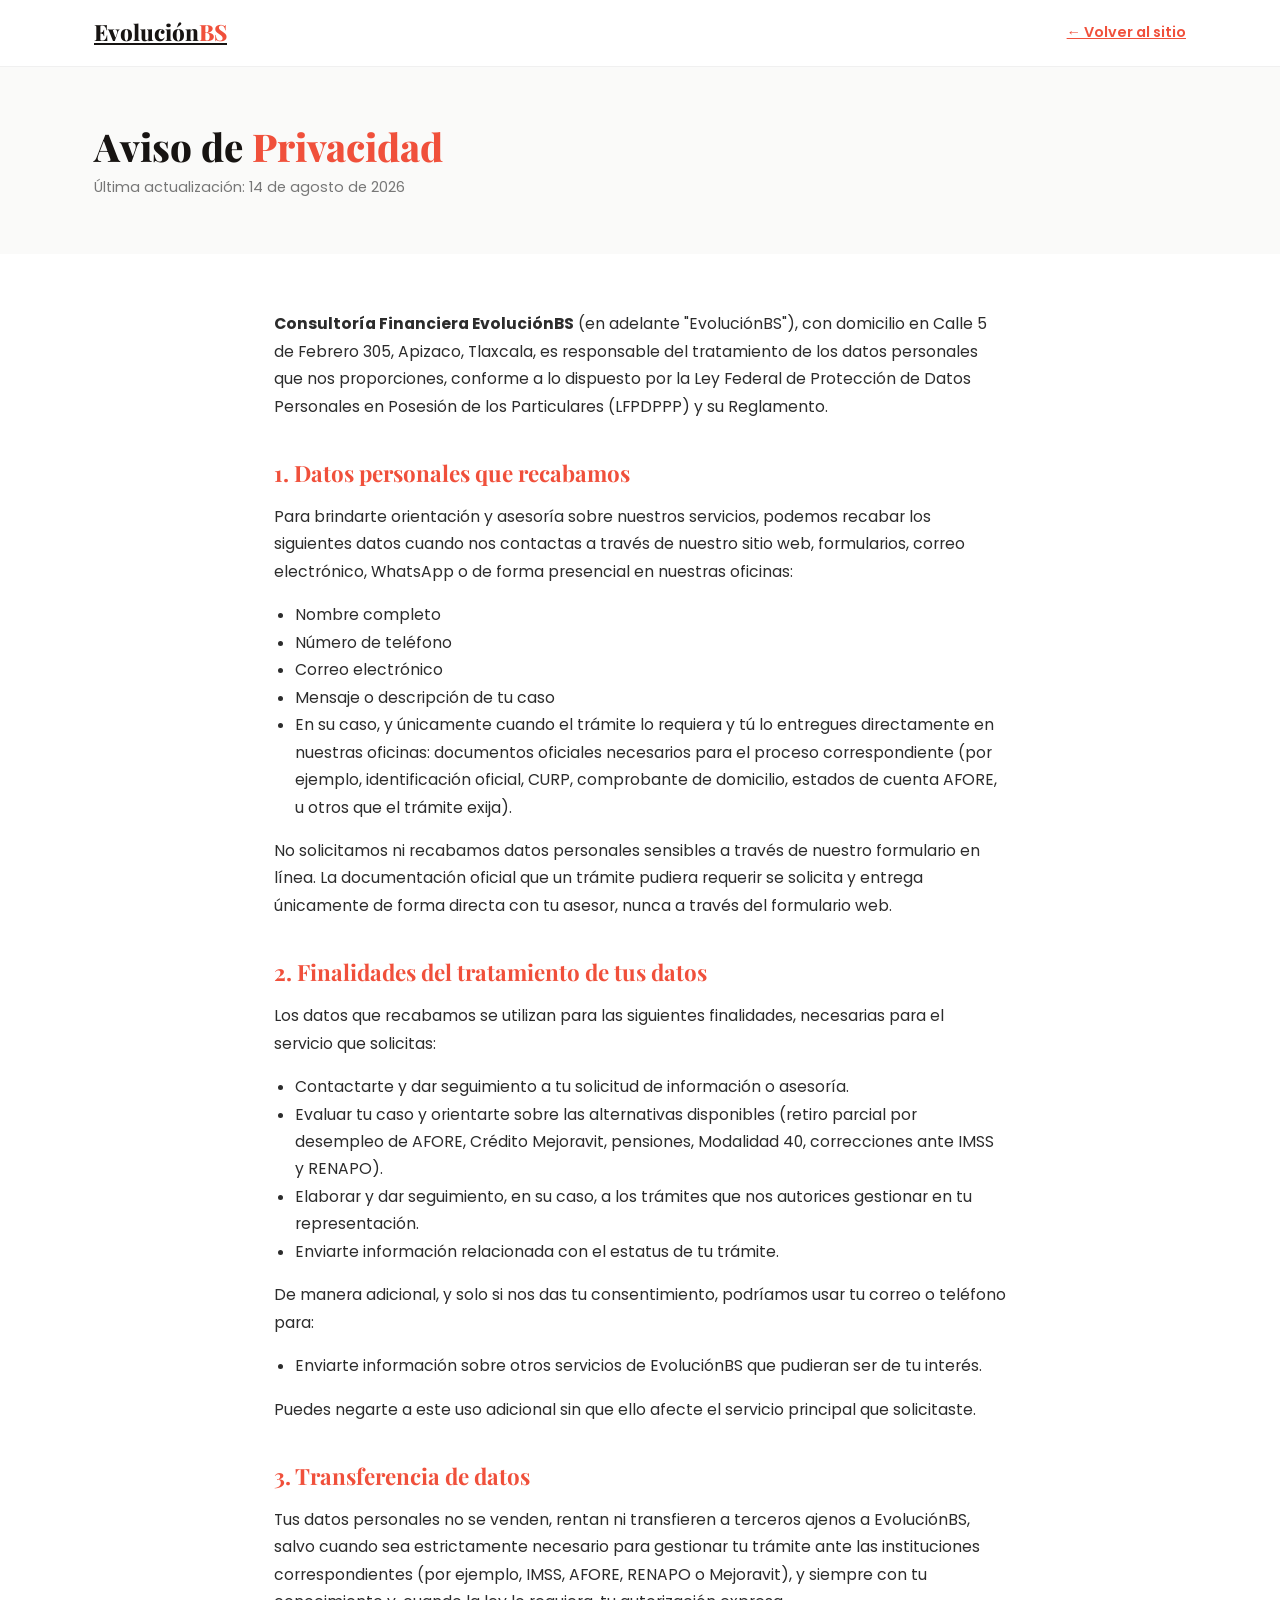
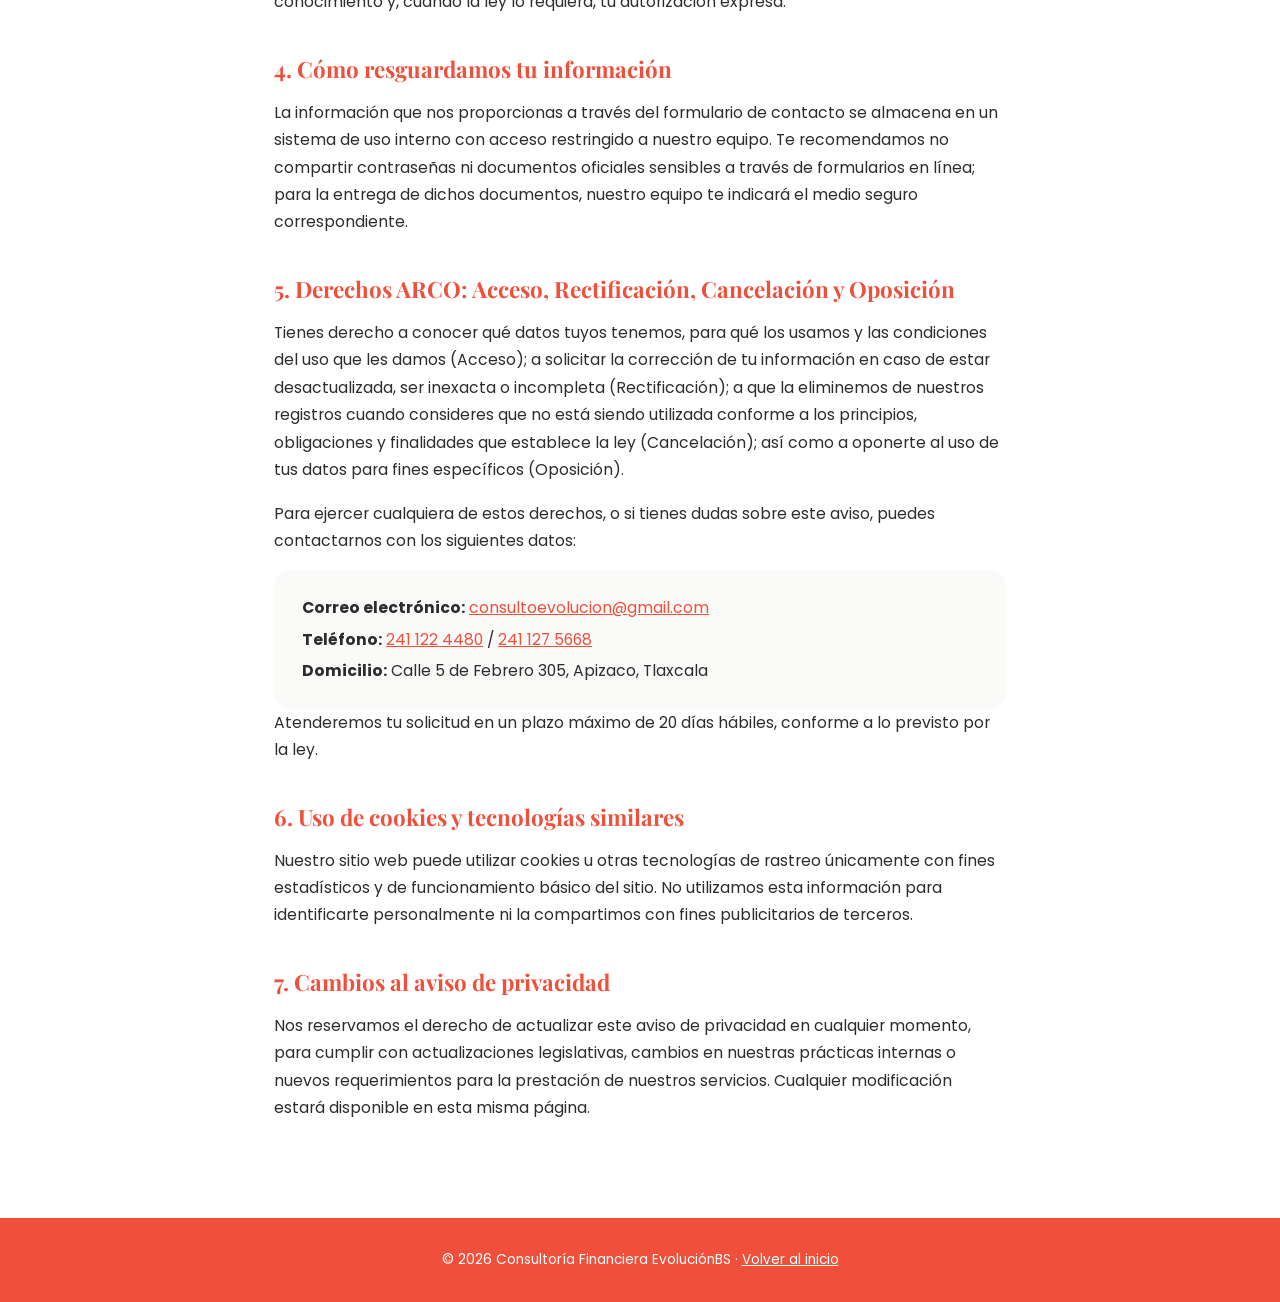
<file: aviso-privacidad.html>
<!DOCTYPE html>
<html lang="es">
<head>
<meta charset="UTF-8">
<meta name="viewport" content="width=device-width, initial-scale=1.0">
<title>Aviso de Privacidad | Consultoría Financiera EvoluciónBS</title>

<!-- Favicon -->
<link rel="icon" type="image/x-icon" href="media/favicon/favicon.ico">
<link rel="icon" type="image/png" sizes="32x32" href="media/favicon/favicon-32.png">
<link rel="icon" type="image/png" sizes="16x16" href="media/favicon/favicon-16.png">
<link rel="apple-touch-icon" sizes="180x180" href="media/favicon/favicon-180.png">

<link href="https://cdnjs.cloudflare.com/ajax/libs/bootstrap/5.3.3/css/bootstrap.min.css" rel="stylesheet">
<link rel="preconnect" href="https://fonts.googleapis.com">
<link href="https://fonts.googleapis.com/css2?family=Playfair+Display:ital,wght@0,600;0,700;0,800;1,500;1,600&family=Poppins:wght@300;400;500;600;700&display=swap" rel="stylesheet">

<style>
:root {
  --evo-red: #F0503B;
  --evo-red-dark: #D63E2B;
  --evo-black: #171412;
  --evo-gray-bg: #FAFAF9;
  --evo-white: #FFFFFF;
  --font-display: 'Playfair Display', Georgia, serif;
  --font-body: 'Poppins', 'Segoe UI', sans-serif;
}
* { box-sizing: border-box; }
body {
  font-family: var(--font-body);
  color: var(--evo-black);
  background: var(--evo-white);
  -webkit-font-smoothing: antialiased;
}
a { color: var(--evo-red); }
.evo-navbar {
  background: var(--evo-white);
  padding: 1rem 0;
  border-bottom: 1px solid rgba(0,0,0,0.06);
}
.evo-brand {
  font-family: var(--font-display);
  font-weight: 800;
  font-size: 1.4rem;
  color: var(--evo-black);
}
.evo-brand span { color: var(--evo-red); }
.evo-back-link {
  font-weight: 600;
  font-size: 0.9rem;
}

/* Espacio lateral generoso en todos los tamaños, especialmente en móvil */
.evo-navbar .container-xl,
.evo-privacy-hero .container-xl,
.evo-privacy-body {
  padding-left: 1.5rem;
  padding-right: 1.5rem;
}

.evo-privacy-hero {
  background: var(--evo-gray-bg);
  padding-top: 3.5rem;
  padding-bottom: 2.5rem;
}
.evo-h1 {
  font-family: var(--font-display);
  font-weight: 800;
  font-size: 2.4rem;
}
.evo-updated {
  color: #777;
  font-size: 0.9rem;
}
.evo-privacy-body {
  padding-top: 3.5rem;
  padding-bottom: 5rem;
  max-width: 780px;
}
.evo-privacy-body h2 {
  font-family: var(--font-display);
  font-weight: 700;
  font-size: 1.4rem;
  color: var(--evo-red);
  margin-top: 2.5rem;
  margin-bottom: 1rem;
}
.evo-privacy-body p,
.evo-privacy-body li {
  font-size: 0.98rem;
  line-height: 1.75;
  color: #2c2c2c;
}
.evo-privacy-body ul {
  padding-left: 1.3rem;
}
.evo-contact-box {
  background: var(--evo-gray-bg);
  border-radius: 16px;
  padding: 1.5rem 1.75rem;
  margin-top: 1rem;
}
.evo-footer-mini {
  background: var(--evo-red);
  color: var(--evo-white);
  padding: 2rem 0;
  text-align: center;
  font-size: 0.85rem;
}
.evo-footer-mini a { color: var(--evo-white); text-decoration: underline; }

@media (max-width: 575.98px) {
  .evo-h1 { font-size: 1.9rem; }
  .evo-navbar .container-xl,
  .evo-privacy-hero .container-xl,
  .evo-privacy-body {
    padding-left: 1.25rem;
    padding-right: 1.25rem;
  }
}
</style>
</head>
<body>

<nav class="navbar evo-navbar">
  <div class="container-xl d-flex justify-content-between align-items-center">
    <a class="evo-brand" href="index.html">Evolución<span>BS</span></a>
    <a class="evo-back-link" href="index.html">&larr; Volver al sitio</a>
  </div>
</nav>

<header class="evo-privacy-hero">
  <div class="container-xl">
    <h1 class="evo-h1">Aviso de <span style="color:var(--evo-red)">Privacidad</span></h1>
    <p class="evo-updated">Última actualización: 14 de agosto de 2026</p>
  </div>
</header>

<main class="container-xl evo-privacy-body">

  <p>
    <strong>Consultoría Financiera EvoluciónBS</strong> (en adelante "EvoluciónBS"), con domicilio en
    Calle 5 de Febrero 305, Apizaco, Tlaxcala, es responsable del tratamiento de los datos
    personales que nos proporciones, conforme a lo dispuesto por la Ley Federal de Protección
    de Datos Personales en Posesión de los Particulares (LFPDPPP) y su Reglamento.
  </p>

  <h2>1. Datos personales que recabamos</h2>
  <p>Para brindarte orientación y asesoría sobre nuestros servicios, podemos recabar los siguientes datos cuando nos contactas a través de nuestro sitio web, formularios, correo electrónico, WhatsApp o de forma presencial en nuestras oficinas:</p>
  <ul>
    <li>Nombre completo</li>
    <li>Número de teléfono</li>
    <li>Correo electrónico</li>
    <li>Mensaje o descripción de tu caso</li>
    <li>En su caso, y únicamente cuando el trámite lo requiera y tú lo entregues directamente en nuestras oficinas: documentos oficiales necesarios para el proceso correspondiente (por ejemplo, identificación oficial, CURP, comprobante de domicilio, estados de cuenta AFORE, u otros que el trámite exija).</li>
  </ul>
  <p>
    No solicitamos ni recabamos datos personales sensibles a través de nuestro formulario en línea.
    La documentación oficial que un trámite pudiera requerir se solicita y entrega únicamente de forma
    directa con tu asesor, nunca a través del formulario web.
  </p>

  <h2>2. Finalidades del tratamiento de tus datos</h2>
  <p>Los datos que recabamos se utilizan para las siguientes finalidades, necesarias para el servicio que solicitas:</p>
  <ul>
    <li>Contactarte y dar seguimiento a tu solicitud de información o asesoría.</li>
    <li>Evaluar tu caso y orientarte sobre las alternativas disponibles (retiro parcial por desempleo de AFORE, Crédito Mejoravit, pensiones, Modalidad 40, correcciones ante IMSS y RENAPO).</li>
    <li>Elaborar y dar seguimiento, en su caso, a los trámites que nos autorices gestionar en tu representación.</li>
    <li>Enviarte información relacionada con el estatus de tu trámite.</li>
  </ul>
  <p>De manera adicional, y solo si nos das tu consentimiento, podríamos usar tu correo o teléfono para:</p>
  <ul>
    <li>Enviarte información sobre otros servicios de EvoluciónBS que pudieran ser de tu interés.</li>
  </ul>
  <p>Puedes negarte a este uso adicional sin que ello afecte el servicio principal que solicitaste.</p>

  <h2>3. Transferencia de datos</h2>
  <p>
    Tus datos personales no se venden, rentan ni transfieren a terceros ajenos a EvoluciónBS,
    salvo cuando sea estrictamente necesario para gestionar tu trámite ante las instituciones
    correspondientes (por ejemplo, IMSS, AFORE, RENAPO o Mejoravit), y siempre con tu
    conocimiento y, cuando la ley lo requiera, tu autorización expresa.
  </p>

  <h2>4. Cómo resguardamos tu información</h2>
  <p>
    La información que nos proporcionas a través del formulario de contacto se almacena en un
    sistema de uso interno con acceso restringido a nuestro equipo. Te recomendamos no compartir
    contraseñas ni documentos oficiales sensibles a través de formularios en línea; para la entrega
    de dichos documentos, nuestro equipo te indicará el medio seguro correspondiente.
  </p>

  <h2>5. Derechos ARCO: Acceso, Rectificación, Cancelación y Oposición</h2>
  <p>
    Tienes derecho a conocer qué datos tuyos tenemos, para qué los usamos y las condiciones del
    uso que les damos (Acceso); a solicitar la corrección de tu información en caso de estar
    desactualizada, ser inexacta o incompleta (Rectificación); a que la eliminemos de nuestros
    registros cuando consideres que no está siendo utilizada conforme a los principios,
    obligaciones y finalidades que establece la ley (Cancelación); así como a oponerte al uso de
    tus datos para fines específicos (Oposición).
  </p>
  <p>
    Para ejercer cualquiera de estos derechos, o si tienes dudas sobre este aviso, puedes
    contactarnos con los siguientes datos:
  </p>
  <div class="evo-contact-box">
    <p class="mb-1"><strong>Correo electrónico:</strong> <a href="mailto:consultoevolucion@gmail.com">consultoevolucion@gmail.com</a></p>
    <p class="mb-1"><strong>Teléfono:</strong> <a href="tel:2411224480">241 122 4480</a> / <a href="tel:2411275668">241 127 5668</a></p>
    <p class="mb-0"><strong>Domicilio:</strong> Calle 5 de Febrero 305, Apizaco, Tlaxcala</p>
  </div>
  <p>
    Atenderemos tu solicitud en un plazo máximo de 20 días hábiles, conforme a lo previsto por la ley.
  </p>

  <h2>6. Uso de cookies y tecnologías similares</h2>
  <p>
    Nuestro sitio web puede utilizar cookies u otras tecnologías de rastreo únicamente con fines
    estadísticos y de funcionamiento básico del sitio. No utilizamos esta información para
    identificarte personalmente ni la compartimos con fines publicitarios de terceros.
  </p>

  <h2>7. Cambios al aviso de privacidad</h2>
  <p>
    Nos reservamos el derecho de actualizar este aviso de privacidad en cualquier momento, para
    cumplir con actualizaciones legislativas, cambios en nuestras prácticas internas o nuevos
    requerimientos para la prestación de nuestros servicios. Cualquier modificación estará
    disponible en esta misma página.
  </p>
</main>

<footer class="evo-footer-mini">
  <p class="mb-0">© 2026 Consultoría Financiera EvoluciónBS · <a href="index.html">Volver al inicio</a></p>
</footer>

</body>
</html>
</file>
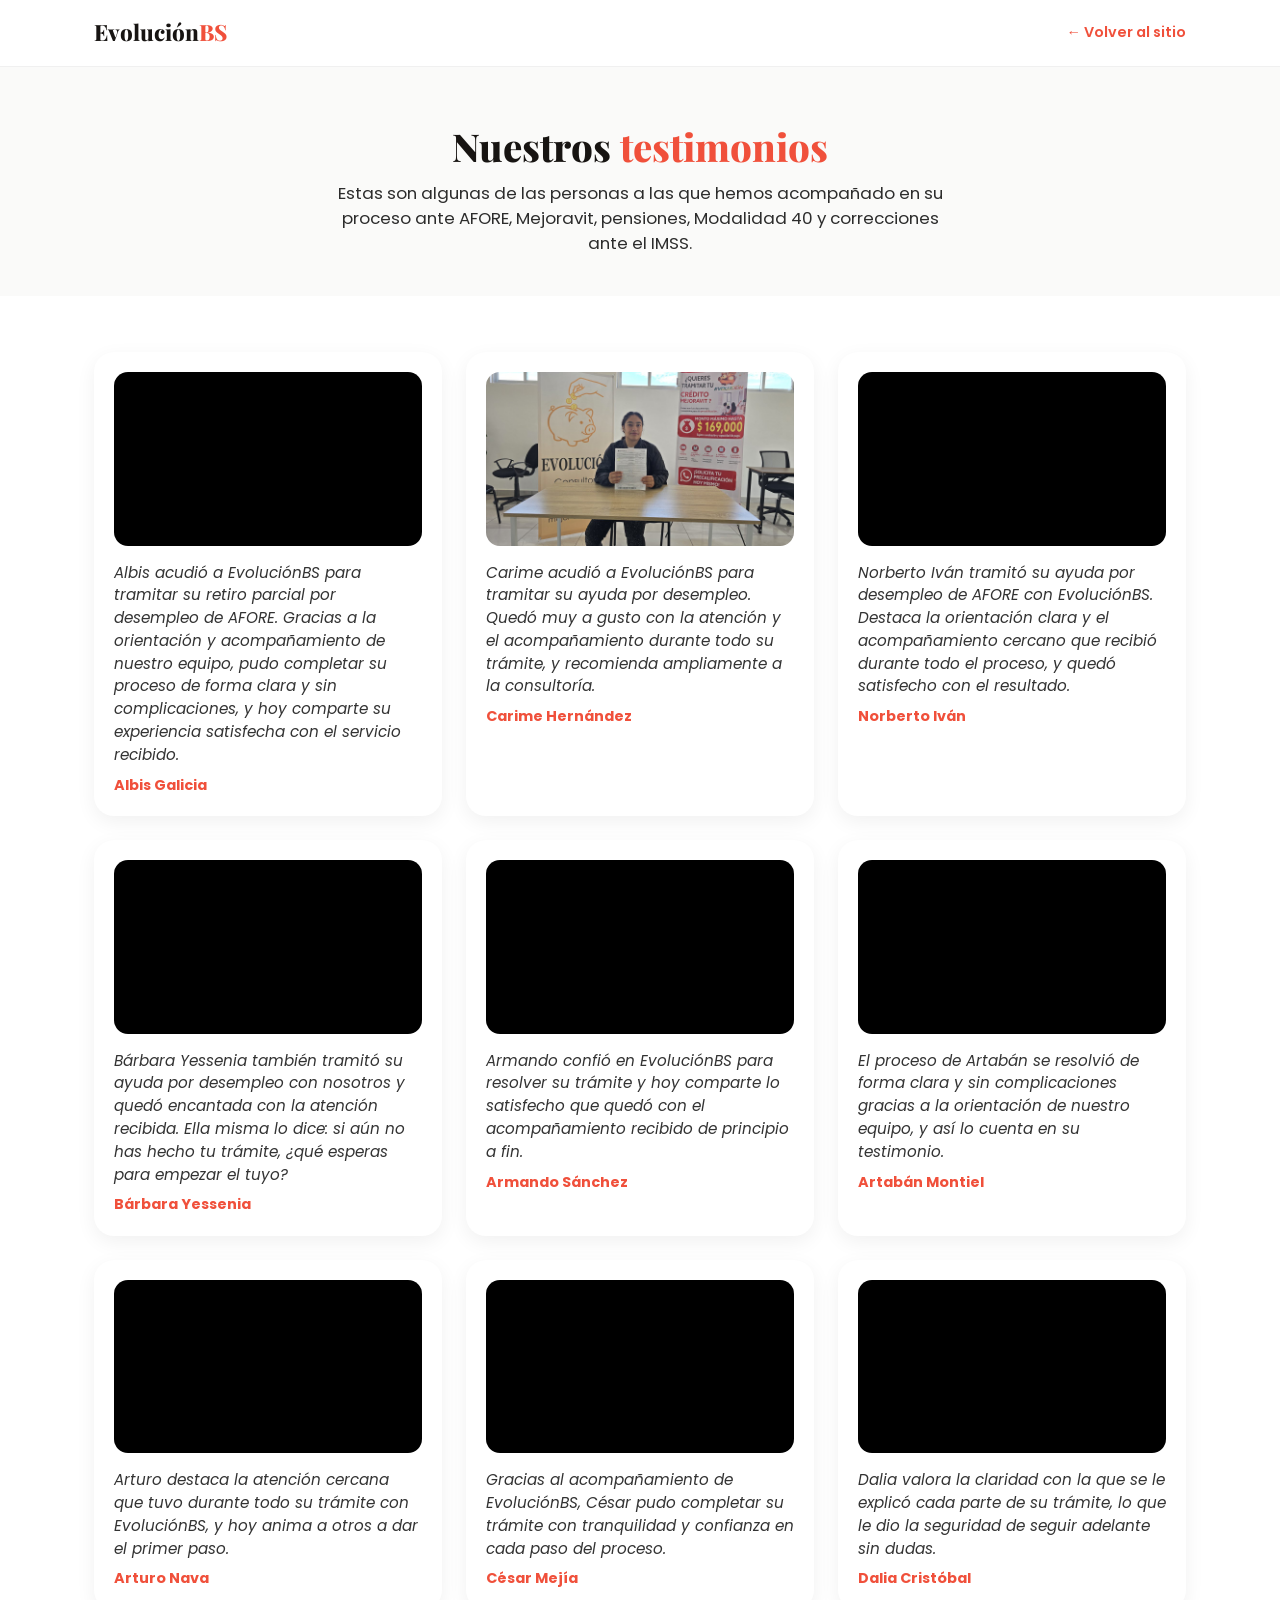
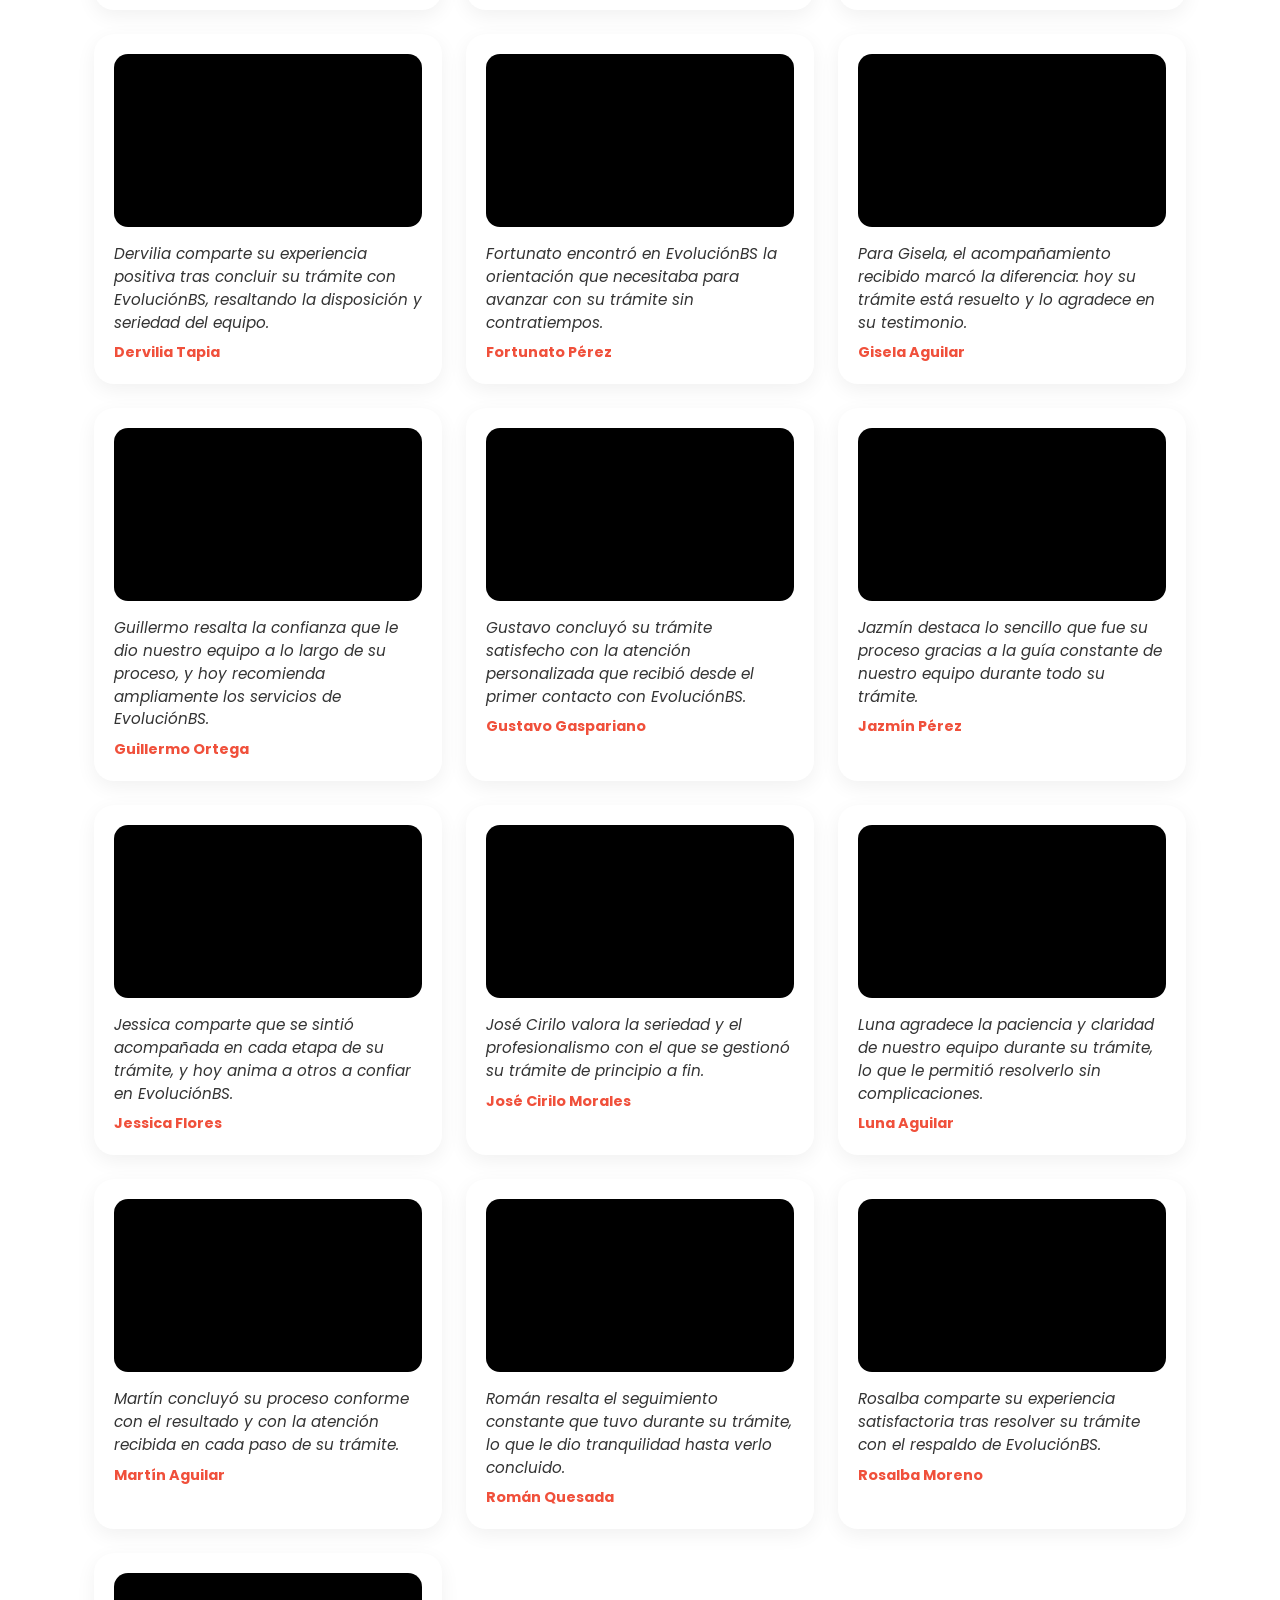
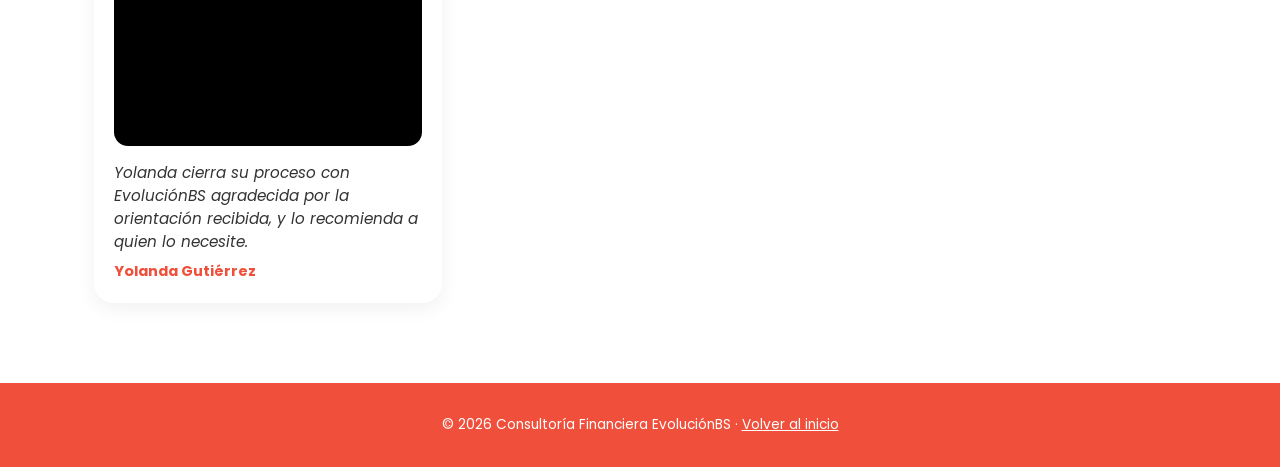
<file: testimonios.html>
<!DOCTYPE html>
<html lang="es">
<head>
<meta charset="UTF-8">
<meta name="viewport" content="width=device-width, initial-scale=1.0">
<title>Todos los Testimonios | Consultoría Financiera EvoluciónBS</title>

<link href="https://cdnjs.cloudflare.com/ajax/libs/bootstrap/5.3.3/css/bootstrap.min.css" rel="stylesheet">
<link rel="preconnect" href="https://fonts.googleapis.com">
<link href="https://fonts.googleapis.com/css2?family=Playfair+Display:ital,wght@0,600;0,700;0,800;1,500;1,600&family=Poppins:wght@300;400;500;600;700&display=swap" rel="stylesheet">

<link rel="icon" type="image/x-icon" href="media/favicon/favicon.ico">
<link rel="icon" type="image/png" sizes="32x32" href="media/favicon/favicon-32.png">
<link rel="icon" type="image/png" sizes="16x16" href="media/favicon/favicon-16.png">
<link rel="apple-touch-icon" sizes="180x180" href="media/favicon/favicon-180.png">

<style>
:root {
  --evo-red: #F0503B;
  --evo-red-dark: #D63E2B;
  --evo-black: #171412;
  --evo-gray-bg: #FAFAF9;
  --evo-white: #FFFFFF;
  --font-display: 'Playfair Display', Georgia, serif;
  --font-body: 'Poppins', 'Segoe UI', sans-serif;
}
* { box-sizing: border-box; }
body {
  font-family: var(--font-body);
  color: var(--evo-black);
  background: var(--evo-white);
  -webkit-font-smoothing: antialiased;
}
a { color: var(--evo-red); }
.evo-navbar {
  background: var(--evo-white);
  padding: 1rem 0;
  border-bottom: 1px solid rgba(0,0,0,0.06);
}
.evo-brand {
  font-family: var(--font-display);
  font-weight: 800;
  font-size: 1.4rem;
  color: var(--evo-black);
  text-decoration: none;
}
.evo-brand span { color: var(--evo-red); }
.evo-back-link {
  font-weight: 600;
  font-size: 0.9rem;
  text-decoration: none;
}
.evo-navbar .container-xl {
  padding-left: 1.5rem;
  padding-right: 1.5rem;
}
.evo-page-hero {
  background: var(--evo-gray-bg);
  padding: 3.5rem 1.5rem 2.5rem;
  text-align: center;
}
.evo-h1 {
  font-family: var(--font-display);
  font-weight: 800;
  font-size: 2.4rem;
}
.evo-lead {
  font-size: 1.05rem;
  color: #2c2c2c;
  max-width: 620px;
  margin: 0.75rem auto 0;
}
.evo-page-body {
  padding: 3.5rem 1.5rem 5rem;
}
.evo-testimonial-card {
  background: var(--evo-white);
  border-radius: 20px;
  padding: 1.25rem;
  height: 100%;
  box-shadow: 0 6px 20px rgba(0,0,0,0.06);
}
.evo-testimonial-media {
  width: 100%;
  aspect-ratio: 16 / 9;
  border-radius: 14px;
  overflow: hidden;
  margin-bottom: 1rem;
  position: relative;
  background: #000;
}
.evo-testimonial-media img,
.evo-testimonial-media video {
  width: 100%;
  height: 100%;
  object-fit: cover;
  display: block;
}
.evo-testimonial-media iframe {
  position: absolute;
  inset: 0;
  width: 100%;
  height: 100%;
  border: 0;
  display: block;
}
.evo-testimonial-quote {
  font-style: italic;
  font-size: 0.95rem;
  color: #333;
  margin-bottom: 0.5rem;
}
.evo-testimonial-name {
  font-weight: 700;
  font-size: 0.9rem;
  color: var(--evo-red);
  margin: 0;
}
.evo-footer-mini {
  background: var(--evo-red);
  color: var(--evo-white);
  padding: 2rem 0;
  text-align: center;
  font-size: 0.85rem;
}
.evo-footer-mini a { color: var(--evo-white); text-decoration: underline; }

@media (max-width: 575.98px) {
  .evo-h1 { font-size: 1.9rem; }
}
</style>
</head>
<body>

<nav class="navbar evo-navbar">
  <div class="container-xl d-flex justify-content-between align-items-center">
    <a class="evo-brand" href="index.html">Evolución<span>BS</span></a>
    <a class="evo-back-link" href="index.html">&larr; Volver al sitio</a>
  </div>
</nav>

<header class="evo-page-hero">
  <h1 class="evo-h1">Nuestros <span style="color:var(--evo-red)">testimonios</span></h1>
  <p class="evo-lead">
    Estas son algunas de las personas a las que hemos acompañado en su proceso ante AFORE, Mejoravit,
    pensiones, Modalidad 40 y correcciones ante el IMSS.
  </p>
</header>

<main class="container-xl evo-page-body">
  <!--
    COMO AGREGAR UN TESTIMONIO NUEVO AQUI:
    1. Sube el video a YouTube como "No listado" y copia su ID.
    2. Copia uno de los bloques <div class="col-md-4"> de abajo completo.
    3. Pegalo antes de la etiqueta que cierra </div> del <div class="row g-4">.
    4. Reemplaza PEGA_AQUI_TU_ID_DE_YOUTUBE por el ID real.
    5. Cambia la cita y el nombre del cliente.
    No hay limite de cuantos puedes agregar aqui, esta pagina esta
    pensada para crecer con el tiempo.
  -->
  <div class="row g-4">

    <!-- Testimonio 1: Albis Galicia (video de YouTube) -->
    <div class="col-md-4">
      <div class="evo-testimonial-card">
        <div class="evo-testimonial-media">
          <iframe
            src="https://www.youtube.com/embed/Ov4oU7_41sM"
            title="Testimonio de Albis Galicia - EvoluciónBS"
            frameborder="0"
            allow="accelerometer; autoplay; clipboard-write; encrypted-media; gyroscope; picture-in-picture"
            allowfullscreen>
          </iframe>
        </div>
        <p class="evo-testimonial-quote">
          Albis acudió a EvoluciónBS para tramitar su retiro parcial por desempleo de AFORE.
          Gracias a la orientación y acompañamiento de nuestro equipo, pudo completar su
          proceso de forma clara y sin complicaciones, y hoy comparte su experiencia satisfecha
          con el servicio recibido.
        </p>
        <p class="evo-testimonial-name">Albis Galicia</p>
      </div>
    </div>

    <!-- Testimonio 2: Carime Hernández (foto) -->
    <div class="col-md-4">
      <div class="evo-testimonial-card">
        <div class="evo-testimonial-media">
          <img src="media/testimonios/carime-hernandez.jpg" alt="Carime Hernández, cliente de EvoluciónBS">
        </div>
        <p class="evo-testimonial-quote">
          Carime acudió a EvoluciónBS para tramitar su ayuda por desempleo. Quedó muy a gusto
          con la atención y el acompañamiento durante todo su trámite, y recomienda ampliamente
          a la consultoría.
        </p>
        <p class="evo-testimonial-name">Carime Hernández</p>
      </div>
    </div>

    <!-- Testimonio 3: Norberto Iván (video de YouTube) — falta pegar el ID -->
    <div class="col-md-4">
      <div class="evo-testimonial-card">
        <div class="evo-testimonial-media">
          <iframe
            src="https://www.youtube.com/embed/sg2Um136puo"
            title="Testimonio de Norberto Iván - EvoluciónBS"
            frameborder="0"
            allow="accelerometer; autoplay; clipboard-write; encrypted-media; gyroscope; picture-in-picture"
            allowfullscreen>
          </iframe>
        </div>
        <p class="evo-testimonial-quote">Norberto Iván tramitó su ayuda por desempleo de AFORE con EvoluciónBS. Destaca la orientación clara y el acompañamiento cercano que recibió durante todo el proceso, y quedó satisfecho con el resultado.</p>
        <p class="evo-testimonial-name">Norberto Iván</p>
      </div>
    </div>

    <!-- Testimonio 4: Bárbara Yessenia (video de YouTube) — falta pegar el ID -->
    <div class="col-md-4">
      <div class="evo-testimonial-card">
        <div class="evo-testimonial-media">
          <iframe
            src="https://www.youtube.com/embed/wY3uJBz8jPE"
            title="Testimonio de Bárbara Yessenia - EvoluciónBS"
            frameborder="0"
            allow="accelerometer; autoplay; clipboard-write; encrypted-media; gyroscope; picture-in-picture"
            allowfullscreen>
          </iframe>
        </div>
        <p class="evo-testimonial-quote">Bárbara Yessenia también tramitó su ayuda por desempleo con nosotros y quedó encantada con la atención recibida. Ella misma lo dice: si aún no has hecho tu trámite, ¿qué esperas para empezar el tuyo?</p>
        <p class="evo-testimonial-name">Bárbara Yessenia</p>
      </div>
    </div>

    <!--
      TESTIMONIOS EN ESPERA DE VIDEO (18 personas, ya anunciadas por el cliente).
      Estan numerados en el mismo orden en que se subiran a YouTube.
      Para activar cada uno: busca PEGA_AQUI_ID_N (N = el numero de la
      persona) y reemplazalo por el ID real de YouTube de ese video.
      No hace falta mover ni reordenar nada, cada tarjeta ya tiene su numero fijo.
    -->

    <!-- Testimonio 5: Armando Sánchez (video de YouTube #1) -->
    <div class="col-md-4">
      <div class="evo-testimonial-card">
        <div class="evo-testimonial-media">
          <iframe
            src="https://www.youtube.com/embed/xKnrRcGQPEs"
            title="Testimonio de Armando Sánchez - EvoluciónBS"
            frameborder="0"
            allow="accelerometer; autoplay; clipboard-write; encrypted-media; gyroscope; picture-in-picture"
            allowfullscreen>
          </iframe>
        </div>
        <p class="evo-testimonial-quote">Armando confió en EvoluciónBS para resolver su trámite y hoy comparte lo satisfecho que quedó con el acompañamiento recibido de principio a fin.</p>
        <p class="evo-testimonial-name">Armando Sánchez</p>
      </div>
    </div>

    <!-- Testimonio 6: Artabán Montiel (video de YouTube #2) -->
    <div class="col-md-4">
      <div class="evo-testimonial-card">
        <div class="evo-testimonial-media">
          <iframe
            src="https://www.youtube.com/embed/MvOGxSx0Jjc"
            title="Testimonio de Artabán Montiel - EvoluciónBS"
            frameborder="0"
            allow="accelerometer; autoplay; clipboard-write; encrypted-media; gyroscope; picture-in-picture"
            allowfullscreen>
          </iframe>
        </div>
        <p class="evo-testimonial-quote">El proceso de Artabán se resolvió de forma clara y sin complicaciones gracias a la orientación de nuestro equipo, y así lo cuenta en su testimonio.</p>
        <p class="evo-testimonial-name">Artabán Montiel</p>
      </div>
    </div>

    <!-- Testimonio 7: Arturo Nava (video de YouTube #3) -->
    <div class="col-md-4">
      <div class="evo-testimonial-card">
        <div class="evo-testimonial-media">
          <iframe
            src="https://www.youtube.com/embed/fIZuBm0F7cM"
            title="Testimonio de Arturo Nava - EvoluciónBS"
            frameborder="0"
            allow="accelerometer; autoplay; clipboard-write; encrypted-media; gyroscope; picture-in-picture"
            allowfullscreen>
          </iframe>
        </div>
        <p class="evo-testimonial-quote">Arturo destaca la atención cercana que tuvo durante todo su trámite con EvoluciónBS, y hoy anima a otros a dar el primer paso.</p>
        <p class="evo-testimonial-name">Arturo Nava</p>
      </div>
    </div>

    <!-- Testimonio 8: César Mejía (video de YouTube #4) -->
    <div class="col-md-4">
      <div class="evo-testimonial-card">
        <div class="evo-testimonial-media">
          <iframe
            src="https://www.youtube.com/embed/L6M_f7F6rDE"
            title="Testimonio de César Mejía - EvoluciónBS"
            frameborder="0"
            allow="accelerometer; autoplay; clipboard-write; encrypted-media; gyroscope; picture-in-picture"
            allowfullscreen>
          </iframe>
        </div>
        <p class="evo-testimonial-quote">Gracias al acompañamiento de EvoluciónBS, César pudo completar su trámite con tranquilidad y confianza en cada paso del proceso.</p>
        <p class="evo-testimonial-name">César Mejía</p>
      </div>
    </div>

    <!-- Testimonio 9: Dalia Cristóbal (video de YouTube #5) -->
    <div class="col-md-4">
      <div class="evo-testimonial-card">
        <div class="evo-testimonial-media">
          <iframe
            src="https://www.youtube.com/embed/etg9OSHiipI"
            title="Testimonio de Dalia Cristóbal - EvoluciónBS"
            frameborder="0"
            allow="accelerometer; autoplay; clipboard-write; encrypted-media; gyroscope; picture-in-picture"
            allowfullscreen>
          </iframe>
        </div>
        <p class="evo-testimonial-quote">Dalia valora la claridad con la que se le explicó cada parte de su trámite, lo que le dio la seguridad de seguir adelante sin dudas.</p>
        <p class="evo-testimonial-name">Dalia Cristóbal</p>
      </div>
    </div>

    <!-- Testimonio 10: Dervilia Tapia (video de YouTube #6) -->
    <div class="col-md-4">
      <div class="evo-testimonial-card">
        <div class="evo-testimonial-media">
          <iframe
            src="https://www.youtube.com/embed/1qY0vBuF80I"
            title="Testimonio de Dervilia Tapia - EvoluciónBS"
            frameborder="0"
            allow="accelerometer; autoplay; clipboard-write; encrypted-media; gyroscope; picture-in-picture"
            allowfullscreen>
          </iframe>
        </div>
        <p class="evo-testimonial-quote">Dervilia comparte su experiencia positiva tras concluir su trámite con EvoluciónBS, resaltando la disposición y seriedad del equipo.</p>
        <p class="evo-testimonial-name">Dervilia Tapia</p>
      </div>
    </div>

    <!-- Testimonio 11: Fortunato Pérez (video de YouTube #7) -->
    <div class="col-md-4">
      <div class="evo-testimonial-card">
        <div class="evo-testimonial-media">
          <iframe
            src="https://www.youtube.com/embed/74nOUr19w2U"
            title="Testimonio de Fortunato Pérez - EvoluciónBS"
            frameborder="0"
            allow="accelerometer; autoplay; clipboard-write; encrypted-media; gyroscope; picture-in-picture"
            allowfullscreen>
          </iframe>
        </div>
        <p class="evo-testimonial-quote">Fortunato encontró en EvoluciónBS la orientación que necesitaba para avanzar con su trámite sin contratiempos.</p>
        <p class="evo-testimonial-name">Fortunato Pérez</p>
      </div>
    </div>

    <!-- Testimonio 12: Gisela Aguilar (video de YouTube #8) -->
    <div class="col-md-4">
      <div class="evo-testimonial-card">
        <div class="evo-testimonial-media">
          <iframe
            src="https://www.youtube.com/embed/Tl-dc_rkmuo"
            title="Testimonio de Gisela Aguilar - EvoluciónBS"
            frameborder="0"
            allow="accelerometer; autoplay; clipboard-write; encrypted-media; gyroscope; picture-in-picture"
            allowfullscreen>
          </iframe>
        </div>
        <p class="evo-testimonial-quote">Para Gisela, el acompañamiento recibido marcó la diferencia: hoy su trámite está resuelto y lo agradece en su testimonio.</p>
        <p class="evo-testimonial-name">Gisela Aguilar</p>
      </div>
    </div>

    <!-- Testimonio 13: Guillermo Ortega (video de YouTube #9) -->
    <div class="col-md-4">
      <div class="evo-testimonial-card">
        <div class="evo-testimonial-media">
          <iframe
            src="https://www.youtube.com/embed/2LyZaqpmPG0"
            title="Testimonio de Guillermo Ortega - EvoluciónBS"
            frameborder="0"
            allow="accelerometer; autoplay; clipboard-write; encrypted-media; gyroscope; picture-in-picture"
            allowfullscreen>
          </iframe>
        </div>
        <p class="evo-testimonial-quote">Guillermo resalta la confianza que le dio nuestro equipo a lo largo de su proceso, y hoy recomienda ampliamente los servicios de EvoluciónBS.</p>
        <p class="evo-testimonial-name">Guillermo Ortega</p>
      </div>
    </div>

    <!-- Testimonio 14: Gustavo Gaspariano (video de YouTube #10) -->
    <div class="col-md-4">
      <div class="evo-testimonial-card">
        <div class="evo-testimonial-media">
          <iframe
            src="https://www.youtube.com/embed/1SQF9ezDs_g"
            title="Testimonio de Gustavo Gaspariano - EvoluciónBS"
            frameborder="0"
            allow="accelerometer; autoplay; clipboard-write; encrypted-media; gyroscope; picture-in-picture"
            allowfullscreen>
          </iframe>
        </div>
        <p class="evo-testimonial-quote">Gustavo concluyó su trámite satisfecho con la atención personalizada que recibió desde el primer contacto con EvoluciónBS.</p>
        <p class="evo-testimonial-name">Gustavo Gaspariano</p>
      </div>
    </div>

    <!-- Testimonio 15: Jazmín Pérez (video de YouTube #11) -->
    <div class="col-md-4">
      <div class="evo-testimonial-card">
        <div class="evo-testimonial-media">
          <iframe
            src="https://www.youtube.com/embed/gdApGqCj6UM"
            title="Testimonio de Jazmín Pérez - EvoluciónBS"
            frameborder="0"
            allow="accelerometer; autoplay; clipboard-write; encrypted-media; gyroscope; picture-in-picture"
            allowfullscreen>
          </iframe>
        </div>
        <p class="evo-testimonial-quote">Jazmín destaca lo sencillo que fue su proceso gracias a la guía constante de nuestro equipo durante todo su trámite.</p>
        <p class="evo-testimonial-name">Jazmín Pérez</p>
      </div>
    </div>

    <!-- Testimonio 16: Jessica Flores (video de YouTube #12) -->
    <div class="col-md-4">
      <div class="evo-testimonial-card">
        <div class="evo-testimonial-media">
          <iframe
            src="https://www.youtube.com/embed/mnUmsS3FeeQ"
            title="Testimonio de Jessica Flores - EvoluciónBS"
            frameborder="0"
            allow="accelerometer; autoplay; clipboard-write; encrypted-media; gyroscope; picture-in-picture"
            allowfullscreen>
          </iframe>
        </div>
        <p class="evo-testimonial-quote">Jessica comparte que se sintió acompañada en cada etapa de su trámite, y hoy anima a otros a confiar en EvoluciónBS.</p>
        <p class="evo-testimonial-name">Jessica Flores</p>
      </div>
    </div>

    <!-- Testimonio 17: José Cirilo Morales (video de YouTube #13) -->
    <div class="col-md-4">
      <div class="evo-testimonial-card">
        <div class="evo-testimonial-media">
          <iframe
            src="https://www.youtube.com/embed/6s6HGRdjrnI"
            title="Testimonio de José Cirilo Morales - EvoluciónBS"
            frameborder="0"
            allow="accelerometer; autoplay; clipboard-write; encrypted-media; gyroscope; picture-in-picture"
            allowfullscreen>
          </iframe>
        </div>
        <p class="evo-testimonial-quote">José Cirilo valora la seriedad y el profesionalismo con el que se gestionó su trámite de principio a fin.</p>
        <p class="evo-testimonial-name">José Cirilo Morales</p>
      </div>
    </div>

    <!-- Testimonio 18: Luna Aguilar (video de YouTube #14) -->
    <div class="col-md-4">
      <div class="evo-testimonial-card">
        <div class="evo-testimonial-media">
          <iframe
            src="https://www.youtube.com/embed/FQmlSkQ6gmA"
            title="Testimonio de Luna Aguilar - EvoluciónBS"
            frameborder="0"
            allow="accelerometer; autoplay; clipboard-write; encrypted-media; gyroscope; picture-in-picture"
            allowfullscreen>
          </iframe>
        </div>
        <p class="evo-testimonial-quote">Luna agradece la paciencia y claridad de nuestro equipo durante su trámite, lo que le permitió resolverlo sin complicaciones.</p>
        <p class="evo-testimonial-name">Luna Aguilar</p>
      </div>
    </div>

    <!-- Testimonio 19: Martín Aguilar (video de YouTube #15) -->
    <div class="col-md-4">
      <div class="evo-testimonial-card">
        <div class="evo-testimonial-media">
          <iframe
            src="https://www.youtube.com/embed/CnQqtWu86fg"
            title="Testimonio de Martín Aguilar - EvoluciónBS"
            frameborder="0"
            allow="accelerometer; autoplay; clipboard-write; encrypted-media; gyroscope; picture-in-picture"
            allowfullscreen>
          </iframe>
        </div>
        <p class="evo-testimonial-quote">Martín concluyó su proceso conforme con el resultado y con la atención recibida en cada paso de su trámite.</p>
        <p class="evo-testimonial-name">Martín Aguilar</p>
      </div>
    </div>

    <!-- Testimonio 20: Román Quesada (video de YouTube #16) -->
    <div class="col-md-4">
      <div class="evo-testimonial-card">
        <div class="evo-testimonial-media">
          <iframe
            src="https://www.youtube.com/embed/3_0rnqY2LXg"
            title="Testimonio de Román Quesada - EvoluciónBS"
            frameborder="0"
            allow="accelerometer; autoplay; clipboard-write; encrypted-media; gyroscope; picture-in-picture"
            allowfullscreen>
          </iframe>
        </div>
        <p class="evo-testimonial-quote">Román resalta el seguimiento constante que tuvo durante su trámite, lo que le dio tranquilidad hasta verlo concluido.</p>
        <p class="evo-testimonial-name">Román Quesada</p>
      </div>
    </div>

    <!-- Testimonio 21: Rosalba Moreno (video de YouTube #17) -->
    <div class="col-md-4">
      <div class="evo-testimonial-card">
        <div class="evo-testimonial-media">
          <iframe
            src="https://www.youtube.com/embed/SyK_a0DEmTc"
            title="Testimonio de Rosalba Moreno - EvoluciónBS"
            frameborder="0"
            allow="accelerometer; autoplay; clipboard-write; encrypted-media; gyroscope; picture-in-picture"
            allowfullscreen>
          </iframe>
        </div>
        <p class="evo-testimonial-quote">Rosalba comparte su experiencia satisfactoria tras resolver su trámite con el respaldo de EvoluciónBS.</p>
        <p class="evo-testimonial-name">Rosalba Moreno</p>
      </div>
    </div>

    <!-- Testimonio 22: Yolanda Gutiérrez (video de YouTube #18) -->
    <div class="col-md-4">
      <div class="evo-testimonial-card">
        <div class="evo-testimonial-media">
          <iframe
            src="https://www.youtube.com/embed/ohEGl0uCn9g"
            title="Testimonio de Yolanda Gutiérrez - EvoluciónBS"
            frameborder="0"
            allow="accelerometer; autoplay; clipboard-write; encrypted-media; gyroscope; picture-in-picture"
            allowfullscreen>
          </iframe>
        </div>
        <p class="evo-testimonial-quote">Yolanda cierra su proceso con EvoluciónBS agradecida por la orientación recibida, y lo recomienda a quien lo necesite.</p>
        <p class="evo-testimonial-name">Yolanda Gutiérrez</p>
      </div>
    </div>

  </div>
</main>

<footer class="evo-footer-mini">
  <p class="mb-0">© 2026 Consultoría Financiera EvoluciónBS · <a href="index.html">Volver al inicio</a></p>
</footer>

</body>
</html>
</file>
